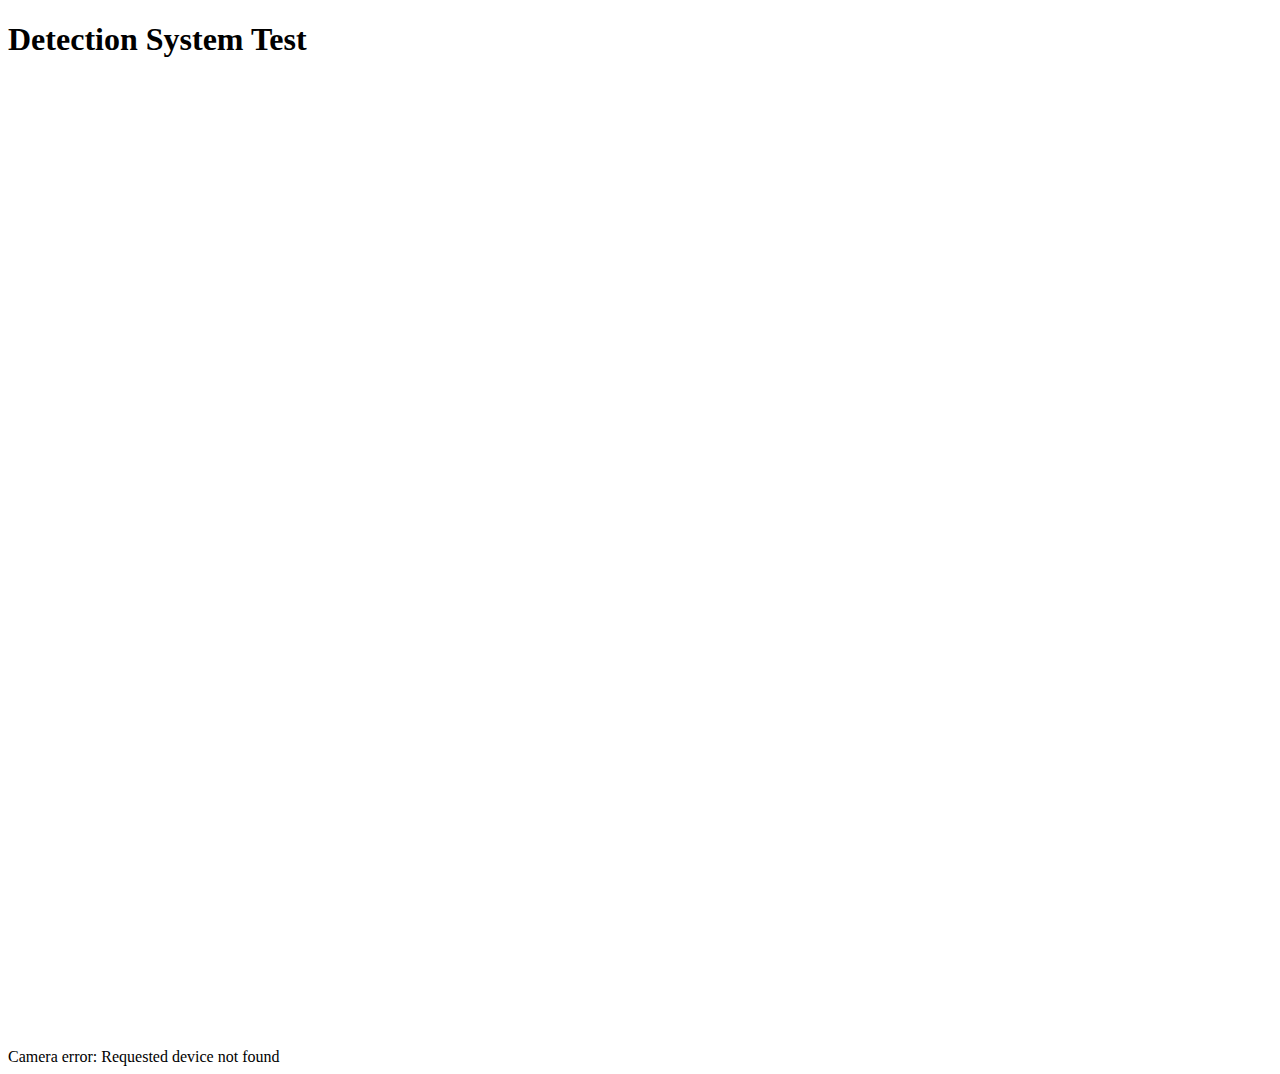
<file: test_detection.html>
<!DOCTYPE html>
<html>
<head>
    <title>Detection Test</title>
</head>
<body>
    <h1>Detection System Test</h1>
    <video id="video" width="640" height="480" autoplay></video>
    <canvas id="canvas" width="640" height="480"></canvas>
    <div id="status">Initializing...</div>
    <div id="result"></div>

    <script>
        const video = document.getElementById('video');
        const canvas = document.getElementById('canvas');
        const ctx = canvas.getContext('2d');
        const status = document.getElementById('status');
        const result = document.getElementById('result');

        // Start camera
        navigator.mediaDevices.getUserMedia({ video: true })
            .then(stream => {
                video.srcObject = stream;
                status.textContent = 'Camera active. Testing detection...';
                
                // Test detection after 2 seconds
                setTimeout(testDetection, 2000);
            })
            .catch(err => {
                status.textContent = 'Camera error: ' + err.message;
            });

        async function testDetection() {
            try {
                // Capture frame
                ctx.drawImage(video, 0, 0, 640, 480);
                const imageData = canvas.toDataURL('image/jpeg', 0.8);
                
                status.textContent = 'Sending to backend...';
                
                // Send to backend
                const response = await fetch('http://localhost:5000/api/detect', {
                    method: 'POST',
                    headers: { 'Content-Type': 'application/json' },
                    body: JSON.stringify({ image: imageData })
                });
                
                if (!response.ok) {
                    throw new Error('Backend returned: ' + response.status);
                }
                
                const data = await response.json();
                
                status.textContent = '✅ Detection working!';
                result.innerHTML = '<strong>Results:</strong><br>' +
                    'Detections: ' + data.count + '<br>' +
                    'Alert Level: ' + data.alert_level + '<br>' +
                    JSON.stringify(data.detections, null, 2);
                    
            } catch (err) {
                status.textContent = '❌ Error: ' + err.message;
                result.textContent = 'Full error: ' + err.stack;
            }
        }
    </script>
</body>
</html>
</file>
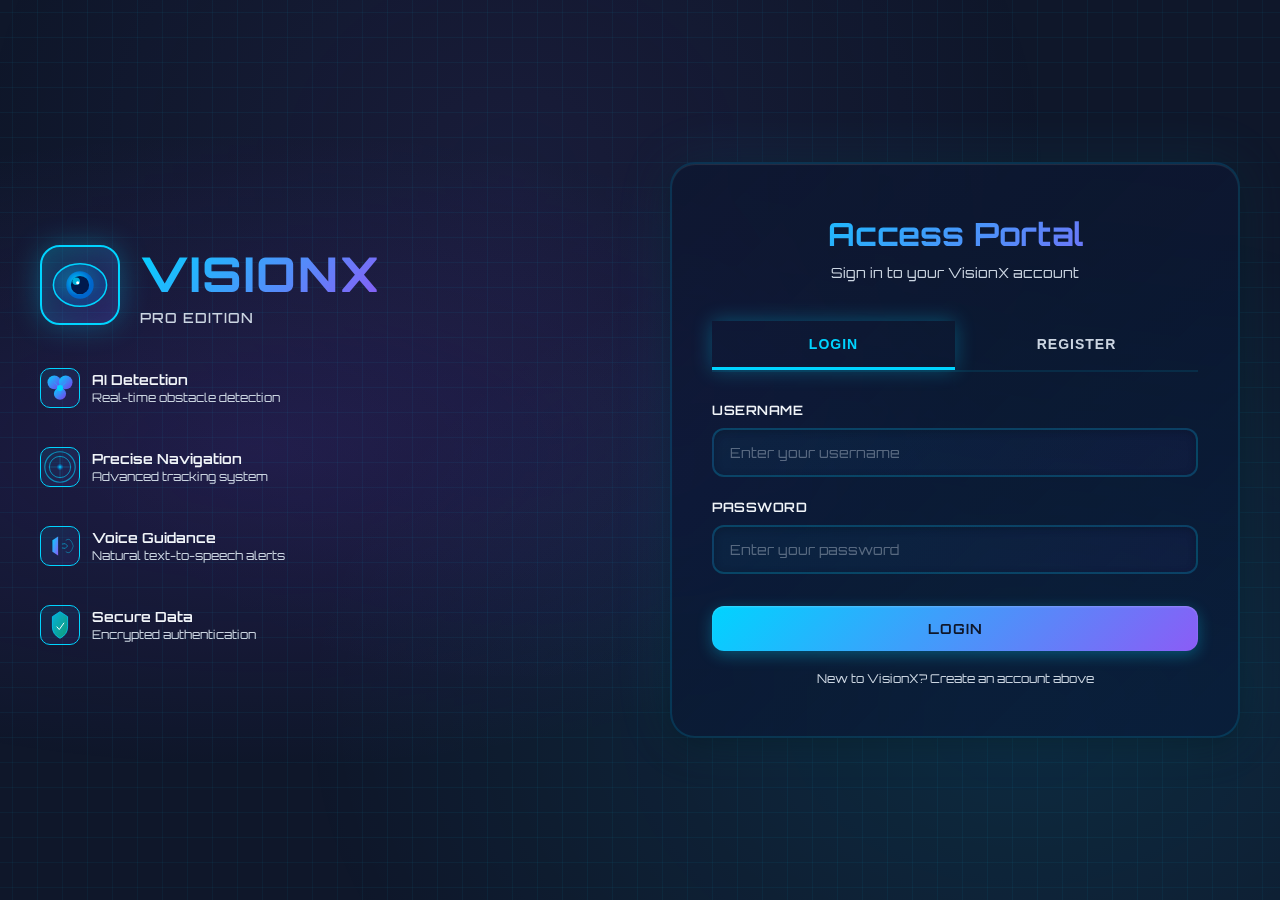
<file: frontend/faces.html>
<!DOCTYPE html>
<html lang="en">
<head>
    <meta charset="UTF-8">
    <meta name="viewport" content="width=device-width, initial-scale=1.0">
    <title>VisionX — Known Faces</title>
    <link rel="icon" type="image/svg+xml" href="data:image/svg+xml,%3Csvg xmlns='http://www.w3.org/2000/svg' viewBox='0 0 32 32'%3E%3Cdefs%3E%3ClinearGradient id='g' x1='0' y1='0' x2='1' y2='1'%3E%3Cstop offset='0%25' stop-color='%2300D4FF'/%3E%3Cstop offset='100%25' stop-color='%237C3AED'/%3E%3C/linearGradient%3E%3C/defs%3E%3Crect width='32' height='32' rx='6' fill='%230F172A'/%3E%3Cpath d='M18 3L6 18h7l-2 11 12-15h-7l2-11z' fill='url(%23g)'/%3E%3C/svg%3E">
    <link rel="preconnect" href="https://fonts.googleapis.com">
    <link rel="preconnect" href="https://fonts.gstatic.com" crossorigin>
    <link href="https://fonts.googleapis.com/css2?family=Orbitron:wght@400;500;600;700;800&family=Inter:wght@300;400;500;600;700&display=swap" rel="stylesheet">
    <style>
        :root {
            --primary: #00D4FF;
            --secondary: #7C3AED;
            --accent: #8B5CF6;
            --dark-bg: #0F172A;
            --card-bg: rgba(15, 23, 42, 0.8);
            --glass-border: rgba(0, 212, 255, 0.15);
            --success: #10B981;
            --danger: #EF4444;
            --warning: #F59E0B;
            --text-primary: #F1F5F9;
            --text-secondary: #CBD5E1;
            --text-muted: #94A3B8;
        }

        * { margin: 0; padding: 0; box-sizing: border-box; }

        body {
            font-family: 'Inter', sans-serif;
            background: var(--dark-bg);
            color: var(--text-primary);
            min-height: 100vh;
            background-image:
                radial-gradient(ellipse at 20% 50%, rgba(0, 212, 255, 0.05) 0%, transparent 50%),
                radial-gradient(ellipse at 80% 20%, rgba(124, 58, 237, 0.05) 0%, transparent 50%);
        }

        /* ===== HEADER ===== */
        .header {
            display: flex;
            align-items: center;
            justify-content: space-between;
            padding: 1rem 2rem;
            background: rgba(15, 23, 42, 0.9);
            backdrop-filter: blur(20px);
            border-bottom: 1px solid var(--glass-border);
            position: sticky;
            top: 0;
            z-index: 100;
        }

        .header-left {
            display: flex;
            align-items: center;
            gap: 1rem;
        }

        .back-btn {
            display: flex;
            align-items: center;
            gap: 0.5rem;
            padding: 0.5rem 1rem;
            background: rgba(0, 212, 255, 0.1);
            border: 1px solid rgba(0, 212, 255, 0.3);
            border-radius: 10px;
            color: var(--primary);
            font-family: 'Inter', sans-serif;
            font-size: 0.9rem;
            cursor: pointer;
            transition: all 0.3s ease;
            text-decoration: none;
        }

        .back-btn:hover {
            background: rgba(0, 212, 255, 0.2);
            border-color: var(--primary);
            transform: translateX(-3px);
        }

        .page-title {
            font-family: 'Orbitron', sans-serif;
            font-size: 1.3rem;
            font-weight: 700;
            background: linear-gradient(135deg, var(--primary), var(--accent));
            -webkit-background-clip: text;
            -webkit-text-fill-color: transparent;
        }

        .face-icon {
            width: 2.5rem;
            height: 2.5rem;
            background: linear-gradient(135deg, rgba(0, 212, 255, 0.15), rgba(124, 58, 237, 0.15));
            border-radius: 10px;
            border: 2px solid rgba(0, 212, 255, 0.3);
            display: flex;
            align-items: center;
            justify-content: center;
        }

        .face-icon svg {
            color: var(--primary);
            filter: drop-shadow(0 0 4px rgba(0, 212, 255, 0.5));
        }

        /* ===== MAIN ===== */
        .main {
            max-width: 900px;
            margin: 0 auto;
            padding: 2rem;
        }

        /* ===== ADD PERSON CARD ===== */
        .add-card {
            background: var(--card-bg);
            backdrop-filter: blur(20px);
            border: 1px solid var(--glass-border);
            border-radius: 16px;
            padding: 1.5rem;
            margin-bottom: 2rem;
        }

        .add-card h2 {
            font-family: 'Orbitron', sans-serif;
            font-size: 1rem;
            font-weight: 600;
            color: var(--primary);
            margin-bottom: 1rem;
            display: flex;
            align-items: center;
            gap: 0.5rem;
        }

        .add-form {
            display: flex;
            flex-direction: column;
            gap: 1rem;
        }

        .form-row {
            display: flex;
            gap: 1rem;
            align-items: flex-end;
        }

        .form-group {
            flex: 1;
            display: flex;
            flex-direction: column;
            gap: 0.4rem;
        }

        .form-group label {
            font-size: 0.8rem;
            color: var(--text-muted);
            text-transform: uppercase;
            letter-spacing: 0.5px;
        }

        .form-group input[type="text"] {
            padding: 0.7rem 1rem;
            background: rgba(15, 23, 42, 0.6);
            border: 1px solid rgba(0, 212, 255, 0.2);
            border-radius: 10px;
            color: var(--text-primary);
            font-family: 'Inter', sans-serif;
            font-size: 0.95rem;
            outline: none;
            transition: all 0.3s ease;
        }

        .form-group input[type="text"]:focus {
            border-color: var(--primary);
            box-shadow: 0 0 12px rgba(0, 212, 255, 0.2);
        }

        /* Photo upload area */
        .photo-upload {
            display: flex;
            align-items: center;
            gap: 1rem;
        }

        .photo-preview {
            width: 80px;
            height: 80px;
            border-radius: 50%;
            border: 2px dashed rgba(0, 212, 255, 0.3);
            background: rgba(15, 23, 42, 0.6);
            display: flex;
            align-items: center;
            justify-content: center;
            overflow: hidden;
            flex-shrink: 0;
            transition: all 0.3s ease;
        }

        .photo-preview.has-photo {
            border-style: solid;
            border-color: var(--success);
        }

        .photo-preview img {
            width: 100%;
            height: 100%;
            object-fit: cover;
        }

        .photo-preview svg {
            color: var(--text-muted);
        }

        .photo-buttons {
            display: flex;
            flex-direction: column;
            gap: 0.5rem;
        }

        .photo-btn {
            padding: 0.5rem 1rem;
            border-radius: 8px;
            border: 1px solid rgba(0, 212, 255, 0.3);
            background: rgba(0, 212, 255, 0.1);
            color: var(--primary);
            font-size: 0.8rem;
            font-family: 'Inter', sans-serif;
            cursor: pointer;
            transition: all 0.3s ease;
            display: flex;
            align-items: center;
            gap: 0.4rem;
        }

        .photo-btn:hover {
            background: rgba(0, 212, 255, 0.2);
            border-color: var(--primary);
        }

        .photo-btn.capture-btn {
            border-color: rgba(124, 58, 237, 0.4);
            background: rgba(124, 58, 237, 0.1);
            color: var(--accent);
        }

        .photo-btn.capture-btn:hover {
            background: rgba(124, 58, 237, 0.2);
        }

        input[type="file"] { display: none; }

        .save-btn {
            padding: 0.7rem 2rem;
            border-radius: 10px;
            border: none;
            background: linear-gradient(135deg, var(--primary), var(--secondary));
            color: #fff;
            font-family: 'Orbitron', sans-serif;
            font-size: 0.85rem;
            font-weight: 600;
            cursor: pointer;
            transition: all 0.3s ease;
            letter-spacing: 1px;
            align-self: flex-end;
        }

        .save-btn:hover {
            transform: translateY(-2px);
            box-shadow: 0 6px 20px rgba(0, 212, 255, 0.4);
        }

        .save-btn:disabled {
            opacity: 0.5;
            cursor: not-allowed;
            transform: none;
        }

        /* Camera capture modal */
        .camera-modal {
            display: none;
            position: fixed;
            inset: 0;
            background: rgba(0, 0, 0, 0.85);
            z-index: 1000;
            align-items: center;
            justify-content: center;
        }

        .camera-modal.active { display: flex; }

        .camera-box {
            background: var(--card-bg);
            border: 1px solid var(--glass-border);
            border-radius: 16px;
            padding: 1.5rem;
            max-width: 500px;
            width: 90%;
            text-align: center;
        }

        .camera-box video {
            width: 100%;
            border-radius: 10px;
            margin-bottom: 1rem;
            background: #000;
        }

        .camera-box canvas { display: none; }

        .camera-actions {
            display: flex;
            gap: 1rem;
            justify-content: center;
        }

        .cam-btn {
            padding: 0.6rem 1.5rem;
            border-radius: 10px;
            border: 1px solid;
            font-family: 'Inter', sans-serif;
            font-size: 0.85rem;
            cursor: pointer;
            transition: all 0.3s ease;
        }

        .cam-snap {
            background: linear-gradient(135deg, var(--primary), var(--secondary));
            border-color: transparent;
            color: #fff;
        }

        .cam-cancel {
            background: transparent;
            border-color: var(--danger);
            color: var(--danger);
        }

        .cam-cancel:hover { background: rgba(239, 68, 68, 0.15); }

        /* ===== PEOPLE GRID ===== */
        .people-section h2 {
            font-family: 'Orbitron', sans-serif;
            font-size: 1rem;
            font-weight: 600;
            color: var(--text-secondary);
            margin-bottom: 1rem;
            display: flex;
            align-items: center;
            gap: 0.5rem;
        }

        .people-count {
            background: rgba(0, 212, 255, 0.15);
            color: var(--primary);
            padding: 0.2rem 0.6rem;
            border-radius: 8px;
            font-size: 0.8rem;
        }

        .people-grid {
            display: grid;
            grid-template-columns: repeat(auto-fill, minmax(200px, 1fr));
            gap: 1rem;
        }

        .person-card {
            background: var(--card-bg);
            backdrop-filter: blur(12px);
            border: 1px solid var(--glass-border);
            border-radius: 14px;
            padding: 1.2rem;
            text-align: center;
            transition: all 0.3s ease;
            position: relative;
        }

        .person-card:hover {
            border-color: rgba(0, 212, 255, 0.4);
            transform: translateY(-4px);
            box-shadow: 0 8px 25px rgba(0, 0, 0, 0.4), 0 0 15px rgba(0, 212, 255, 0.1);
        }

        .person-photo {
            width: 90px;
            height: 90px;
            border-radius: 50%;
            border: 3px solid rgba(0, 212, 255, 0.3);
            margin: 0 auto 0.8rem;
            overflow: hidden;
            background: rgba(15, 23, 42, 0.6);
        }

        .person-photo img {
            width: 100%;
            height: 100%;
            object-fit: cover;
        }

        .person-name {
            font-size: 1rem;
            font-weight: 600;
            color: var(--text-primary);
            margin-bottom: 0.3rem;
        }

        .person-date {
            font-size: 0.7rem;
            color: var(--text-muted);
            margin-bottom: 0.8rem;
        }

        .delete-btn {
            padding: 0.4rem 1rem;
            border-radius: 8px;
            border: 1px solid rgba(239, 68, 68, 0.3);
            background: rgba(239, 68, 68, 0.1);
            color: var(--danger);
            font-size: 0.75rem;
            font-family: 'Inter', sans-serif;
            cursor: pointer;
            transition: all 0.3s ease;
        }

        .delete-btn:hover {
            background: rgba(239, 68, 68, 0.25);
            border-color: var(--danger);
        }

        /* Empty state */
        .empty-state {
            text-align: center;
            padding: 3rem;
            color: var(--text-muted);
        }

        .empty-state svg {
            opacity: 0.4;
            margin-bottom: 1rem;
        }

        .empty-state p { font-size: 0.95rem; }

        /* Toast notification */
        .toast {
            position: fixed;
            bottom: 2rem;
            left: 50%;
            transform: translateX(-50%) translateY(100px);
            padding: 0.8rem 1.5rem;
            border-radius: 10px;
            font-family: 'Inter', sans-serif;
            font-size: 0.9rem;
            z-index: 2000;
            transition: transform 0.3s ease;
            box-shadow: 0 8px 25px rgba(0, 0, 0, 0.5);
        }

        .toast.show { transform: translateX(-50%) translateY(0); }
        .toast.success { background: var(--success); color: #fff; }
        .toast.error { background: var(--danger); color: #fff; }

        /* Responsive */
        @media (max-width: 600px) {
            .header { padding: 0.8rem 1rem; }
            .main { padding: 1rem; }
            .form-row { flex-direction: column; }
            .people-grid { grid-template-columns: repeat(auto-fill, minmax(150px, 1fr)); }
            .page-title { font-size: 1rem; }
        }
    </style>
</head>
<body>
    <!-- Auth check -->
    <script>
        (function() {
            const token = localStorage.getItem('authToken');
            if (!token) window.location.href = 'login.html';
        })();
    </script>

    <!-- HEADER -->
    <header class="header">
        <div class="header-left">
            <a href="index.html" class="back-btn">
                <svg width="18" height="18" viewBox="0 0 24 24" fill="none" stroke="currentColor" stroke-width="2">
                    <path d="M19 12H5M12 19l-7-7 7-7"/>
                </svg>
                Dashboard
            </a>
            <div class="face-icon">
                <svg width="22" height="22" viewBox="0 0 24 24" fill="none" stroke="currentColor" stroke-width="2">
                    <path d="M20 21v-2a4 4 0 0 0-4-4H8a4 4 0 0 0-4 4v2"/>
                    <circle cx="12" cy="7" r="4"/>
                </svg>
            </div>
            <h1 class="page-title">Known Faces</h1>
        </div>
    </header>

    <!-- MAIN -->
    <main class="main">

        <!-- ADD PERSON -->
        <div class="add-card">
            <h2>
                <svg width="18" height="18" viewBox="0 0 24 24" fill="none" stroke="currentColor" stroke-width="2">
                    <path d="M16 21v-2a4 4 0 0 0-4-4H5a4 4 0 0 0-4 4v2"/>
                    <circle cx="8.5" cy="7" r="4"/>
                    <line x1="20" y1="8" x2="20" y2="14"/>
                    <line x1="23" y1="11" x2="17" y2="11"/>
                </svg>
                Add New Person
            </h2>
            <div class="add-form" id="add-form">
                <div class="form-row">
                    <div class="form-group">
                        <label>Person's Name</label>
                        <input type="text" id="person-name" placeholder="e.g. Mom, Dad, Friend..." autocomplete="off">
                    </div>
                </div>
                <div class="form-row">
                    <div class="photo-upload">
                        <div class="photo-preview" id="photo-preview">
                            <svg width="32" height="32" viewBox="0 0 24 24" fill="none" stroke="currentColor" stroke-width="1.5">
                                <rect x="3" y="3" width="18" height="18" rx="2" ry="2"/>
                                <circle cx="8.5" cy="8.5" r="1.5"/>
                                <path d="M21 15l-5-5L5 21"/>
                            </svg>
                        </div>
                        <div class="photo-buttons">
                            <button class="photo-btn" id="upload-btn" onclick="document.getElementById('file-input').click()">
                                <svg width="14" height="14" viewBox="0 0 24 24" fill="none" stroke="currentColor" stroke-width="2">
                                    <path d="M21 15v4a2 2 0 0 1-2 2H5a2 2 0 0 1-2-2v-4"/>
                                    <polyline points="17 8 12 3 7 8"/>
                                    <line x1="12" y1="3" x2="12" y2="15"/>
                                </svg>
                                Upload Photo
                            </button>
                            <button class="photo-btn capture-btn" id="capture-btn">
                                <svg width="14" height="14" viewBox="0 0 24 24" fill="none" stroke="currentColor" stroke-width="2">
                                    <path d="M23 19a2 2 0 0 1-2 2H3a2 2 0 0 1-2-2V8a2 2 0 0 1 2-2h4l2-3h6l2 3h4a2 2 0 0 1 2 2z"/>
                                    <circle cx="12" cy="13" r="4"/>
                                </svg>
                                Take Photo
                            </button>
                            <input type="file" id="file-input" accept="image/*">
                        </div>
                    </div>
                </div>
                <button class="save-btn" id="save-btn" disabled>SAVE PERSON</button>
            </div>
        </div>

        <!-- PEOPLE LIST -->
        <div class="people-section">
            <h2>
                Saved People <span class="people-count" id="people-count">0</span>
            </h2>
            <div class="people-grid" id="people-grid">
                <div class="empty-state" id="empty-state">
                    <svg width="64" height="64" viewBox="0 0 24 24" fill="none" stroke="currentColor" stroke-width="1">
                        <path d="M17 21v-2a4 4 0 0 0-4-4H5a4 4 0 0 0-4 4v2"/>
                        <circle cx="9" cy="7" r="4"/>
                        <path d="M23 21v-2a4 4 0 0 0-3-3.87"/>
                        <path d="M16 3.13a4 4 0 0 1 0 7.75"/>
                    </svg>
                    <p>No people saved yet</p>
                    <p style="font-size: 0.8rem; margin-top: 0.5rem;">Add someone above so VisionX can recognize them</p>
                </div>
            </div>
        </div>
    </main>

    <!-- CAMERA MODAL -->
    <div class="camera-modal" id="camera-modal">
        <div class="camera-box">
            <h3 style="margin-bottom: 1rem; font-family: 'Orbitron', sans-serif; font-size: 0.9rem; color: var(--primary);">
                Capture Face Photo
            </h3>
            <video id="cam-video" autoplay playsinline></video>
            <canvas id="cam-canvas"></canvas>
            <div class="camera-actions">
                <button class="cam-btn cam-snap" id="cam-snap">📸 Capture</button>
                <button class="cam-btn cam-cancel" id="cam-cancel">Cancel</button>
            </div>
        </div>
    </div>

    <!-- TOAST -->
    <div class="toast" id="toast"></div>

    <script>
        const API = window.location.origin;
        let selectedPhoto = null; // base64

        // ===== TOAST =====
        function showToast(msg, type = 'success') {
            const t = document.getElementById('toast');
            t.textContent = msg;
            t.className = `toast ${type} show`;
            setTimeout(() => t.classList.remove('show'), 3000);
        }

        // ===== LOAD PEOPLE =====
        async function loadPeople() {
            try {
                const res = await fetch(`${API}/api/faces`);
                const data = await res.json();
                const grid = document.getElementById('people-grid');
                const count = document.getElementById('people-count');
                const empty = document.getElementById('empty-state');

                count.textContent = data.count || 0;

                if (!data.people || data.people.length === 0) {
                    grid.innerHTML = '';
                    grid.appendChild(empty);
                    empty.style.display = 'block';
                    return;
                }

                grid.innerHTML = '';
                data.people.forEach(p => {
                    const card = document.createElement('div');
                    card.className = 'person-card';
                    card.innerHTML = `
                        <div class="person-photo">
                            <img src="${API}/api/faces/photo/${p.id}" alt="${p.name}" onerror="this.src='data:image/svg+xml,<svg xmlns=%22http://www.w3.org/2000/svg%22 viewBox=%220 0 24 24%22 fill=%22%2394A3B8%22><circle cx=%2212%22 cy=%227%22 r=%224%22/><path d=%22M20 21v-2a4 4 0 00-4-4H8a4 4 0 00-4 4v2%22/></svg>'">
                        </div>
                        <div class="person-name">${escapeHtml(p.name)}</div>
                        <div class="person-date">Added: ${p.added || 'Unknown'}</div>
                        <button class="delete-btn" onclick="deletePerson('${p.id}', '${escapeHtml(p.name)}')">Remove</button>
                    `;
                    grid.appendChild(card);
                });
            } catch (e) {
                console.error('Failed to load people:', e);
                showToast('Failed to load people', 'error');
            }
        }

        // ===== ADD PERSON =====
        document.getElementById('save-btn').addEventListener('click', async () => {
            const name = document.getElementById('person-name').value.trim();
            if (!name || !selectedPhoto) return;

            const btn = document.getElementById('save-btn');
            btn.disabled = true;
            btn.textContent = 'SAVING...';

            try {
                const res = await fetch(`${API}/api/faces`, {
                    method: 'POST',
                    headers: { 'Content-Type': 'application/json' },
                    body: JSON.stringify({ name, photo: selectedPhoto })
                });
                const data = await res.json();

                if (data.success) {
                    showToast(`${name} added successfully!`);
                    document.getElementById('person-name').value = '';
                    selectedPhoto = null;
                    document.getElementById('photo-preview').innerHTML = `
                        <svg width="32" height="32" viewBox="0 0 24 24" fill="none" stroke="currentColor" stroke-width="1.5">
                            <rect x="3" y="3" width="18" height="18" rx="2" ry="2"/>
                            <circle cx="8.5" cy="8.5" r="1.5"/>
                            <path d="M21 15l-5-5L5 21"/>
                        </svg>`;
                    document.getElementById('photo-preview').classList.remove('has-photo');
                    btn.disabled = true;
                    loadPeople();
                } else {
                    showToast(data.error || 'Failed to add person', 'error');
                }
            } catch (e) {
                showToast('Error saving person', 'error');
            } finally {
                btn.textContent = 'SAVE PERSON';
                updateSaveBtn();
            }
        });

        // ===== DELETE PERSON =====
        async function deletePerson(id, name) {
            if (!confirm(`Remove ${name}? This cannot be undone.`)) return;

            try {
                const res = await fetch(`${API}/api/faces/${id}`, { method: 'DELETE' });
                const data = await res.json();
                if (data.success) {
                    showToast(`${name} removed`);
                    loadPeople();
                } else {
                    showToast(data.error || 'Failed to remove', 'error');
                }
            } catch (e) {
                showToast('Error removing person', 'error');
            }
        }

        // ===== FILE UPLOAD =====
        document.getElementById('file-input').addEventListener('change', (e) => {
            const file = e.target.files[0];
            if (!file) return;

            const reader = new FileReader();
            reader.onload = (ev) => {
                selectedPhoto = ev.target.result;
                document.getElementById('photo-preview').innerHTML = `<img src="${selectedPhoto}">`;
                document.getElementById('photo-preview').classList.add('has-photo');
                updateSaveBtn();
            };
            reader.readAsDataURL(file);
        });

        // ===== CAMERA CAPTURE =====
        let camStream = null;

        document.getElementById('capture-btn').addEventListener('click', async () => {
            const modal = document.getElementById('camera-modal');
            const video = document.getElementById('cam-video');
            modal.classList.add('active');

            try {
                camStream = await navigator.mediaDevices.getUserMedia({
                    video: { facingMode: 'user', width: 640, height: 480 }
                });
                video.srcObject = camStream;
            } catch (e) {
                showToast('Camera access denied', 'error');
                modal.classList.remove('active');
            }
        });

        document.getElementById('cam-snap').addEventListener('click', () => {
            const video = document.getElementById('cam-video');
            const canvas = document.getElementById('cam-canvas');
            canvas.width = video.videoWidth || 640;
            canvas.height = video.videoHeight || 480;
            canvas.getContext('2d').drawImage(video, 0, 0);
            selectedPhoto = canvas.toDataURL('image/jpeg', 0.9);

            document.getElementById('photo-preview').innerHTML = `<img src="${selectedPhoto}">`;
            document.getElementById('photo-preview').classList.add('has-photo');
            updateSaveBtn();
            closeCamera();
        });

        document.getElementById('cam-cancel').addEventListener('click', closeCamera);

        function closeCamera() {
            if (camStream) {
                camStream.getTracks().forEach(t => t.stop());
                camStream = null;
            }
            document.getElementById('camera-modal').classList.remove('active');
        }

        // ===== HELPERS =====
        function updateSaveBtn() {
            const name = document.getElementById('person-name').value.trim();
            document.getElementById('save-btn').disabled = !(name && selectedPhoto);
        }

        document.getElementById('person-name').addEventListener('input', updateSaveBtn);

        function escapeHtml(text) {
            const d = document.createElement('div');
            d.textContent = text;
            return d.innerHTML;
        }

        // ===== INIT =====
        loadPeople();
    </script>
</body>
</html>
</file>
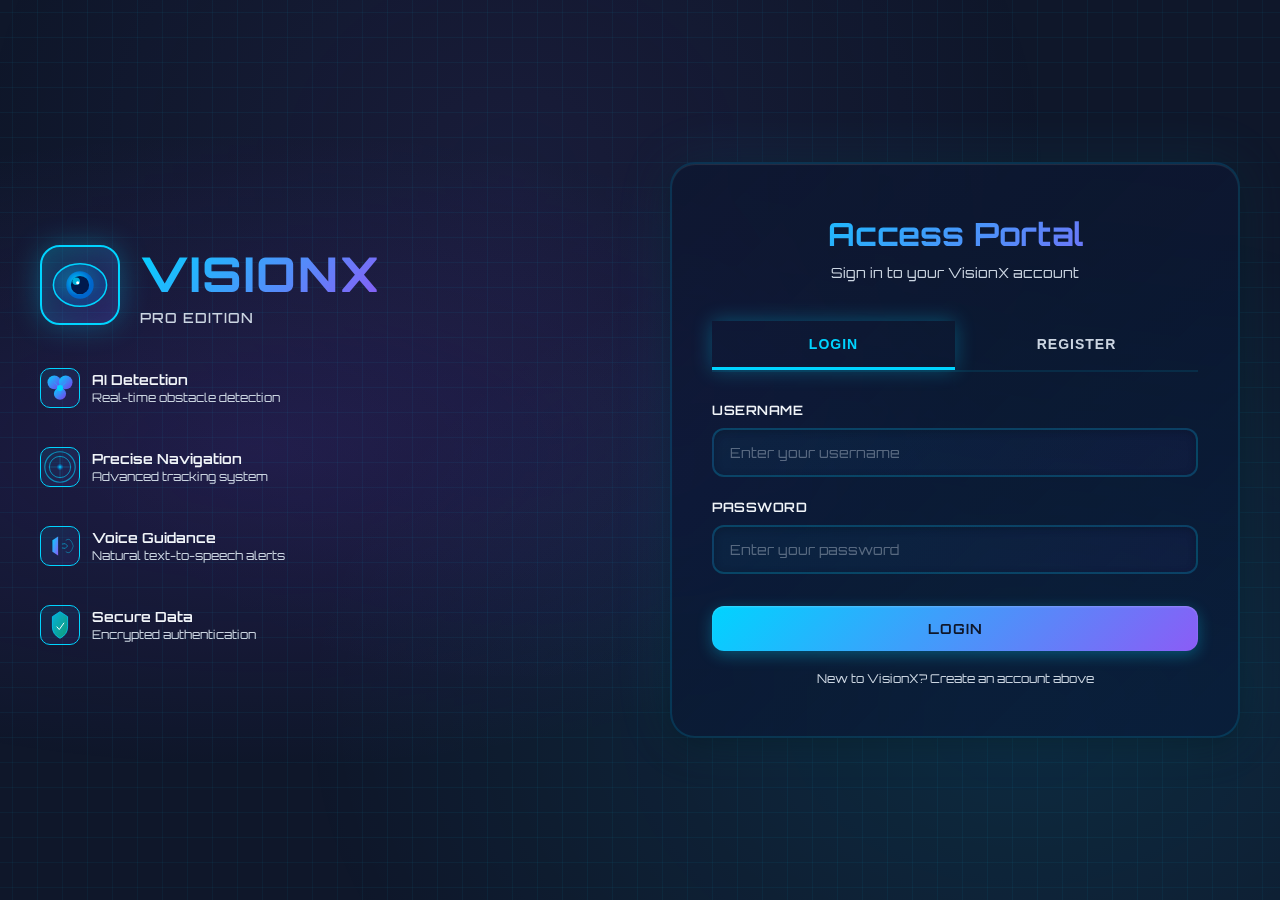
<file: frontend/login.html>
<!DOCTYPE html>
<html lang="en">
<head>
    <meta charset="UTF-8">
    <meta name="viewport" content="width=device-width, initial-scale=1.0">
    <title>VisionX - Blind Obstacle Detection</title>
    <link rel="preconnect" href="https://fonts.googleapis.com">
    <link rel="preconnect" href="https://fonts.gstatic.com" crossorigin>
    <link href="https://fonts.googleapis.com/css2?family=Orbitron:wght@400;500;600;700;800&display=swap" rel="stylesheet">
    <style>
        :root {
            /* Colors */
            --primary: #00D4FF;
            --secondary: #7C3AED;
            --accent: #8B5CF6;
            --dark-bg: #0F172A;
            --card-bg: rgba(15, 23, 42, 0.8);
            --glass-border: rgba(0, 212, 255, 0.15);
            --success: #10B981;
            --danger: #EF4444;
            --text-primary: #F1F5F9;
            --text-secondary: #CBD5E1;
            --font-base: 'Orbitron', -apple-system, BlinkMacSystemFont, sans-serif;
        }

        * {
            margin: 0;
            padding: 0;
            box-sizing: border-box;
        }

        html, body {
            height: 100%;
        }

        body {
            font-family: var(--font-base);
            background: var(--dark-bg);
            color: var(--text-primary);
            overflow: hidden;
            position: relative;
        }

        /* Animated Background */
        .animated-bg {
            position: fixed;
            top: 0;
            left: 0;
            width: 100%;
            height: 100%;
            background: 
                radial-gradient(ellipse at 20% 50%, rgba(124, 58, 237, 0.15) 0%, transparent 50%),
                radial-gradient(ellipse at 80% 80%, rgba(0, 212, 255, 0.1) 0%, transparent 50%),
                radial-gradient(ellipse at 40% 20%, rgba(139, 92, 246, 0.08) 0%, transparent 50%);
            animation: backgroundShift 15s ease-in-out infinite;
            z-index: -2;
            pointer-events: none;
        }

        @keyframes backgroundShift {
            0%, 100% {
                filter: hue-rotate(0deg);
            }
            50% {
                filter: hue-rotate(10deg) brightness(1.1);
            }
        }

        /* Grid Background */
        .grid-bg {
            position: fixed;
            top: 0;
            left: 0;
            width: 100%;
            height: 100%;
            background-image: 
                linear-gradient(0deg, transparent 24%, rgba(0, 212, 255, 0.05) 25%, rgba(0, 212, 255, 0.05) 26%, transparent 27%, transparent 74%, rgba(0, 212, 255, 0.05) 75%, rgba(0, 212, 255, 0.05) 76%, transparent 77%, transparent),
                linear-gradient(90deg, transparent 24%, rgba(0, 212, 255, 0.05) 25%, rgba(0, 212, 255, 0.05) 26%, transparent 27%, transparent 74%, rgba(0, 212, 255, 0.05) 75%, rgba(0, 212, 255, 0.05) 76%, transparent 77%, transparent);
            background-size: 50px 50px;
            z-index: -1;
            pointer-events: none;
            animation: gridScroll 8s linear infinite;
        }

        @keyframes gridScroll {
            0% {
                background-position: 0 0;
            }
            100% {
                background-position: 50px 50px;
            }
        }

        /* Main Container */
        .login-wrapper {
            position: fixed;
            top: 0;
            left: 0;
            width: 100%;
            height: 100%;
            display: flex;
            align-items: center;
            justify-content: center;
            padding: 20px;
            z-index: 1;
        }

        .login-content {
            display: grid;
            grid-template-columns: 1fr 1fr;
            gap: 60px;
            max-width: 1200px;
            width: 100%;
            align-items: center;
        }

        .logo-section {
            display: flex;
            flex-direction: column;
            justify-content: center;
            gap: 30px;
        }

        .logo-display {
            display: flex;
            align-items: center;
            gap: 20px;
            animation: slideInLeft 0.8s ease-out;
        }

        @keyframes slideInLeft {
            from {
                opacity: 0;
                transform: translateX(-50px);
            }
            to {
                opacity: 1;
                transform: translateX(0);
            }
        }

        .logo-icon {
            width: 80px;
            height: 80px;
            background: linear-gradient(135deg, rgba(0, 212, 255, 0.2) 0%, rgba(124, 58, 237, 0.2) 100%);
            border: 2px solid var(--primary);
            border-radius: 20px;
            display: flex;
            align-items: center;
            justify-content: center;
            font-size: 48px;
            box-shadow: 0 0 30px rgba(0, 212, 255, 0.3),
                        inset 0 0 20px rgba(0, 212, 255, 0.1);
            animation: logoGlow 3s ease-in-out infinite;
        }

        @keyframes logoGlow {
            0%, 100% {
                box-shadow: 0 0 30px rgba(0, 212, 255, 0.3),
                           inset 0 0 20px rgba(0, 212, 255, 0.1);
            }
            50% {
                box-shadow: 0 0 50px rgba(0, 212, 255, 0.5),
                           inset 0 0 30px rgba(0, 212, 255, 0.2);
            }
        }

        .logo-text {
            display: flex;
            flex-direction: column;
        }

        .logo-main {
            font-size: 48px;
            font-weight: 800;
            background: linear-gradient(135deg, var(--primary) 0%, var(--accent) 100%);
            -webkit-background-clip: text;
            -webkit-text-fill-color: transparent;
            background-clip: text;
            letter-spacing: 2px;
            text-transform: uppercase;
            margin-bottom: 5px;
        }

        .logo-sub {
            font-size: 14px;
            color: var(--text-secondary);
            letter-spacing: 1px;
            text-transform: uppercase;
            font-weight: 500;
        }

        .feature-list {
            display: flex;
            flex-direction: column;
            gap: 15px;
        }

        .feature-item {
            display: flex;
            align-items: center;
            gap: 12px;
            padding: 12px 0;
            animation: slideInLeft 0.8s ease-out;
            animation-fill-mode: both;
        }

        .feature-item:nth-child(1) { animation-delay: 0.1s; }
        .feature-item:nth-child(2) { animation-delay: 0.2s; }
        .feature-item:nth-child(3) { animation-delay: 0.3s; }
        .feature-item:nth-child(4) { animation-delay: 0.4s; }

        .feature-icon {
            width: 40px;
            height: 40px;
            border-radius: 10px;
            background: linear-gradient(135deg, rgba(0, 212, 255, 0.1) 0%, rgba(124, 58, 237, 0.1) 100%);
            border: 1px solid var(--primary);
            display: flex;
            align-items: center;
            justify-content: center;
            font-size: 20px;
            flex-shrink: 0;
        }

        .feature-text {
            display: flex;
            flex-direction: column;
            gap: 2px;
        }

        .feature-title {
            font-weight: 600;
            color: var(--text-primary);
            font-size: 14px;
        }

        .feature-desc {
            font-size: 12px;
            color: var(--text-secondary);
        }

        /* Form Container */
        .login-container {
            background: linear-gradient(135deg, var(--card-bg) 0%, rgba(15, 23, 42, 0.6) 100%);
            backdrop-filter: blur(40px) saturate(200%);
            border: 2px solid var(--glass-border);
            border-radius: 25px;
            padding: 50px 40px;
            box-shadow: 
                0 8px 32px rgba(0, 0, 0, 0.3),
                0 0 60px rgba(0, 212, 255, 0.1),
                inset 0 1px 1px rgba(255, 255, 255, 0.1);
            animation: slideInRight 0.8s ease-out;
        }

        @keyframes slideInRight {
            from {
                opacity: 0;
                transform: translateX(50px);
            }
            to {
                opacity: 1;
                transform: translateX(0);
            }
        }

        .form-header {
            margin-bottom: 40px;
            text-align: center;
        }

        .form-title {
            font-size: 32px;
            font-weight: 700;
            margin-bottom: 10px;
            background: linear-gradient(135deg, var(--primary) 0%, var(--accent) 100%);
            -webkit-background-clip: text;
            -webkit-text-fill-color: transparent;
            background-clip: text;
        }

        .form-subtitle {
            font-size: 14px;
            color: var(--text-secondary);
        }

        .tabs {
            display: flex;
            gap: 0;
            margin-bottom: 30px;
            border-bottom: 2px solid rgba(0, 212, 255, 0.1);
        }

        .tab-button {
            flex: 1;
            padding: 15px;
            background: none;
            border: none;
            cursor: pointer;
            font-size: 14px;
            font-weight: 600;
            color: var(--text-secondary);
            border-bottom: 3px solid transparent;
            transition: all 0.3s cubic-bezier(0.4, 0, 0.2, 1);
            text-transform: uppercase;
            letter-spacing: 1px;
        }

        .tab-button.active {
            color: var(--primary);
            border-bottom-color: var(--primary);
            box-shadow: 0 0 20px rgba(0, 212, 255, 0.3);
        }

        .tab-button:hover:not(.active) {
            color: var(--primary);
            opacity: 0.7;
        }

        .tab-content {
            display: none;
        }

        .tab-content.active {
            display: block;
            animation: fadeIn 0.3s ease-out;
        }

        @keyframes fadeIn {
            from {
                opacity: 0;
                transform: translateY(10px);
            }
            to {
                opacity: 1;
                transform: translateY(0);
            }
        }

        .form-group {
            margin-bottom: 22px;
        }

        .form-group label {
            display: block;
            margin-bottom: 10px;
            color: var(--text-primary);
            font-weight: 600;
            font-size: 13px;
            text-transform: uppercase;
            letter-spacing: 0.5px;
        }

        .form-group input {
            width: 100%;
            padding: 14px 16px;
            border: 2px solid rgba(0, 212, 255, 0.2);
            border-radius: 12px;
            background: linear-gradient(135deg, rgba(0, 212, 255, 0.05) 0%, rgba(124, 58, 237, 0.05) 100%);
            font-size: 14px;
            font-family: var(--font-base);
            color: var(--text-primary);
            transition: all 0.3s cubic-bezier(0.4, 0, 0.2, 1);
            box-shadow: inset 0 2px 8px rgba(0, 0, 0, 0.2);
        }

        .form-group input:focus {
            outline: none;
            border-color: var(--primary);
            background: linear-gradient(135deg, rgba(0, 212, 255, 0.1) 0%, rgba(124, 58, 237, 0.1) 100%);
            box-shadow: 
                inset 0 2px 8px rgba(0, 0, 0, 0.2),
                0 0 20px rgba(0, 212, 255, 0.3);
        }

        .form-group input::placeholder {
            color: rgba(203, 213, 225, 0.4);
        }

        .submit-button {
            width: 100%;
            padding: 14px;
            background: linear-gradient(135deg, var(--primary) 0%, var(--accent) 100%);
            color: var(--dark-bg);
            border: none;
            border-radius: 12px;
            font-size: 14px;
            font-weight: 700;
            cursor: pointer;
            text-transform: uppercase;
            letter-spacing: 1px;
            transition: all 0.3s cubic-bezier(0.4, 0, 0.2, 1);
            box-shadow: 
                0 4px 15px rgba(0, 212, 255, 0.3),
                inset 0 1px 2px rgba(255, 255, 255, 0.2);
            margin-top: 10px;
            font-family: var(--font-base);
        }

        .submit-button:hover {
            transform: translateY(-2px);
            box-shadow: 
                0 8px 25px rgba(0, 212, 255, 0.5),
                inset 0 1px 2px rgba(255, 255, 255, 0.2);
        }

        .submit-button:active {
            transform: translateY(0);
        }

        .message {
            margin-top: 15px;
            padding: 14px 16px;
            border-radius: 10px;
            font-size: 13px;
            display: none;
            border: 2px solid;
            animation: slideDown 0.3s ease-out;
        }

        @keyframes slideDown {
            from {
                opacity: 0;
                transform: translateY(-10px);
            }
            to {
                opacity: 1;
                transform: translateY(0);
            }
        }

        .message.error {
            background: rgba(239, 68, 68, 0.1);
            color: #FCA5A5;
            border-color: rgba(239, 68, 68, 0.3);
            display: block;
        }

        .message.success {
            background: rgba(16, 185, 129, 0.1);
            color: #86EFAC;
            border-color: rgba(16, 185, 129, 0.3);
            display: block;
        }

        .loading {
            display: none;
            text-align: center;
            margin-top: 15px;
        }

        .spinner {
            width: 20px;
            height: 20px;
            border: 3px solid rgba(0, 212, 255, 0.2);
            border-top: 3px solid var(--primary);
            border-radius: 50%;
            animation: spin 1s linear infinite;
            display: inline-block;
        }

        @keyframes spin {
            to { transform: rotate(360deg); }
        }

        .spinner-text {
            display: inline-block;
            margin-left: 12px;
            color: var(--primary);
            font-size: 13px;
            font-weight: 600;
        }

        .info-text {
            color: var(--text-secondary);
            font-size: 12px;
            margin-top: 20px;
            text-align: center;
        }

        .requirements {
            background: rgba(0, 212, 255, 0.05);
            padding: 16px;
            border-radius: 10px;
            font-size: 12px;
            color: var(--text-secondary);
            margin-top: 12px;
            border: 1px solid rgba(0, 212, 255, 0.1);
        }

        .requirements strong {
            color: var(--primary);
            display: block;
            margin-bottom: 8px;
        }

        .requirements ul {
            margin-left: 20px;
            margin-top: 6px;
        }

        .requirements li {
            margin: 4px 0;
            color: var(--text-secondary);
        }

        /* Responsive */
        @media (max-width: 1024px) {
            .login-content {
                grid-template-columns: 1fr;
                gap: 40px;
            }

            .logo-section {
                text-align: center;
            }

            .logo-display {
                justify-content: center;
            }

            .feature-list {
                max-width: 400px;
                margin: 0 auto;
            }
        }

        @media (max-width: 768px) {
            .login-wrapper {
                padding: 15px;
            }

            .login-container {
                padding: 35px 25px;
            }

            .logo-main {
                font-size: 36px;
            }

            .logo-icon {
                width: 60px;
                height: 60px;
                font-size: 36px;
            }

            .form-title {
                font-size: 24px;
            }

            .tab-button {
                font-size: 12px;
                padding: 12px;
            }
        }

        @media (max-width: 480px) {
            .login-content {
                gap: 30px;
            }

            .logo-main {
                font-size: 28px;
            }

            .logo-section {
                gap: 20px;
            }

            .feature-list {
                max-width: 100%;
            }

            .login-container {
                padding: 25px 20px;
            }

            .form-group {
                margin-bottom: 18px;
            }
        }
    </style>
</head>
<body>
    <!-- Animated Background -->
    <div class="animated-bg"></div>
    <div class="grid-bg"></div>

    <div class="login-wrapper">
        <div class="login-content">
            <!-- Logo Section -->
            <div class="logo-section">
                <div class="logo-display">
                    <div class="logo-icon">
                        <svg viewBox="0 0 100 100" width="100%" height="100%">
                            <!-- 3D Eye Icon -->
                            <defs>
                                <radialGradient id="eyeGlow" cx="40%" cy="40%">
                                    <stop offset="0%" style="stop-color:#00D4FF;stop-opacity:1" />
                                    <stop offset="100%" style="stop-color:#0066CC;stop-opacity:1" />
                                </radialGradient>
                            </defs>
                            <!-- Outer eye white -->
                            <ellipse cx="50" cy="50" rx="35" ry="28" fill="url(#eyeGlow)" opacity="0.3"/>
                            <!-- Eye outline -->
                            <ellipse cx="50" cy="50" rx="35" ry="28" fill="none" stroke="#00D4FF" stroke-width="2"/>
                            <!-- Iris -->
                            <circle cx="50" cy="50" r="18" fill="url(#eyeGlow)"/>
                            <!-- Pupil with glow -->
                            <circle cx="50" cy="50" r="12" fill="#001a4d"/>
                            <!-- Highlight for 3D effect -->
                            <circle cx="45" cy="45" r="5" fill="#00D4FF" opacity="0.8"/>
                            <circle cx="47" cy="47" r="2" fill="#FFFFFF"/>
                        </svg>
                    </div>
                    <div class="logo-text">
                        <div class="logo-main">VisionX</div>
                        <div class="logo-sub">Pro Edition</div>
                    </div>
                </div>

                <div class="feature-list">
                    <div class="feature-item">
                        <div class="feature-icon">
                            <svg viewBox="0 0 100 100" width="100%" height="100%">
                                <!-- 3D Brain/AI Icon -->
                                <defs>
                                    <linearGradient id="brainGrad" x1="0%" y1="0%" x2="100%" y2="100%">
                                        <stop offset="0%" style="stop-color:#00D4FF;stop-opacity:1" />
                                        <stop offset="100%" style="stop-color:#7C3AED;stop-opacity:1" />
                                    </linearGradient>
                                </defs>
                                <!-- Main brain lobes -->
                                <circle cx="35" cy="35" r="18" fill="url(#brainGrad)"/>
                                <circle cx="65" cy="35" r="18" fill="url(#brainGrad)"/>
                                <circle cx="50" cy="65" r="16" fill="url(#brainGrad)"/>
                                <!-- Connecting nodes -->
                                <circle cx="50" cy="50" r="8" fill="#00D4FF"/>
                                <!-- Circuit lines -->
                                <line x1="35" y1="35" x2="50" y2="50" stroke="#00D4FF" stroke-width="2" opacity="0.5"/>
                                <line x1="65" y1="35" x2="50" y2="50" stroke="#00D4FF" stroke-width="2" opacity="0.5"/>
                                <line x1="50" y1="50" x2="50" y2="65" stroke="#00D4FF" stroke-width="2" opacity="0.5"/>
                            </svg>
                        </div>
                        <div class="feature-text">
                            <div class="feature-title">AI Detection</div>
                            <div class="feature-desc">Real-time obstacle detection</div>
                        </div>
                    </div>
                    <div class="feature-item">
                        <div class="feature-icon">
                            <svg viewBox="0 0 100 100" width="100%" height="100%">
                                <!-- 3D Target Icon -->
                                <defs>
                                    <radialGradient id="targetGrad" cx="50%" cy="50%">
                                        <stop offset="0%" style="stop-color:#00D4FF;stop-opacity:1" />
                                        <stop offset="100%" style="stop-color:#0066CC;stop-opacity:0.3" />
                                    </radialGradient>
                                </defs>
                                <!-- Outer rings -->
                                <circle cx="50" cy="50" r="40" fill="none" stroke="#00D4FF" stroke-width="3" opacity="0.6"/>
                                <circle cx="50" cy="50" r="28" fill="none" stroke="#00D4FF" stroke-width="2" opacity="0.8"/>
                                <!-- Center dot -->
                                <circle cx="50" cy="50" r="8" fill="url(#targetGrad)"/>
                                <!-- Cross lines -->
                                <line x1="50" y1="20" x2="50" y2="80" stroke="#00D4FF" stroke-width="1.5" opacity="0.4"/>
                                <line x1="20" y1="50" x2="80" y2="50" stroke="#00D4FF" stroke-width="1.5" opacity="0.4"/>
                            </svg>
                        </div>
                        <div class="feature-text">
                            <div class="feature-title">Precise Navigation</div>
                            <div class="feature-desc">Advanced tracking system</div>
                        </div>
                    </div>
                    <div class="feature-item">
                        <div class="feature-icon">
                            <svg viewBox="0 0 100 100" width="100%" height="100%">
                                <!-- 3D Speaker Icon -->
                                <defs>
                                    <linearGradient id="speakerGrad" x1="0%" y1="0%" x2="100%" y2="100%">
                                        <stop offset="0%" style="stop-color:#00D4FF;stop-opacity:1" />
                                        <stop offset="100%" style="stop-color:#8B5CF6;stop-opacity:1" />
                                    </linearGradient>
                                </defs>
                                <!-- Speaker cone -->
                                <path d="M 30 35 L 45 25 L 45 75 L 30 65 Z" fill="url(#speakerGrad)"/>
                                <!-- Sound waves -->
                                <path d="M 55 45 Q 65 40 70 50 Q 65 60 55 55" fill="none" stroke="#00D4FF" stroke-width="2" opacity="0.7"/>
                                <path d="M 65 35 Q 78 25 85 50 Q 78 75 65 65" fill="none" stroke="#00D4FF" stroke-width="2" opacity="0.5"/>
                            </svg>
                        </div>
                        <div class="feature-text">
                            <div class="feature-title">Voice Guidance</div>
                            <div class="feature-desc">Natural text-to-speech alerts</div>
                        </div>
                    </div>
                    <div class="feature-item">
                        <div class="feature-icon">
                            <svg viewBox="0 0 100 100" width="100%" height="100%">
                                <!-- 3D Shield Icon -->
                                <defs>
                                    <linearGradient id="shieldGrad" x1="0%" y1="0%" x2="100%" y2="100%">
                                        <stop offset="0%" style="stop-color:#00D4FF;stop-opacity:1" />
                                        <stop offset="100%" style="stop-color:#10B981;stop-opacity:1" />
                                    </linearGradient>
                                </defs>
                                <!-- Shield shape -->
                                <path d="M 50 15 L 70 28 L 70 55 Q 70 75 50 85 Q 30 75 30 55 L 30 28 Z" fill="url(#shieldGrad)" opacity="0.8"/>
                                <!-- Shield border -->
                                <path d="M 50 15 L 70 28 L 70 55 Q 70 75 50 85 Q 30 75 30 55 L 30 28 Z" fill="none" stroke="#00D4FF" stroke-width="2"/>
                                <!-- Checkmark inside -->
                                <path d="M 42 55 L 48 62 L 60 45" fill="none" stroke="#FFFFFF" stroke-width="2.5" stroke-linecap="round"/>
                            </svg>
                        </div>
                        <div class="feature-text">
                            <div class="feature-title">Secure Data</div>
                            <div class="feature-desc">Encrypted authentication</div>
                        </div>
                    </div>
                </div>
            </div>

            <!-- Login Form -->
            <div class="login-container">
                <div class="form-header">
                    <div class="form-title">Access Portal</div>
                    <div class="form-subtitle">Sign in to your VisionX account</div>
                </div>

                <div class="tabs">
                    <button class="tab-button active" onclick="switchTab('login')">Login</button>
                    <button class="tab-button" onclick="switchTab('register')">Register</button>
                </div>

                <!-- LOGIN TAB -->
                <div id="login" class="tab-content active">
                    <form id="loginForm" onsubmit="handleLogin(event)">
                        <div class="form-group">
                            <label for="loginUsername">Username</label>
                            <input type="text" id="loginUsername" placeholder="Enter your username" required>
                        </div>
                        <div class="form-group">
                            <label for="loginPassword">Password</label>
                            <input type="password" id="loginPassword" placeholder="Enter your password" required>
                        </div>
                        <button type="submit" class="submit-button">Login</button>
                        <div class="loading" id="loginLoading">
                            <div class="spinner"></div>
                            <span class="spinner-text">Authenticating...</span>
                        </div>
                        <div class="message" id="loginMessage"></div>
                    </form>
                    <p class="info-text">New to VisionX? Create an account above</p>
                </div>

                <!-- REGISTER TAB -->
                <div id="register" class="tab-content">
                    <form id="registerForm" onsubmit="handleRegister(event)">
                        <div class="form-group">
                            <label for="registerUsername">Username</label>
                            <input type="text" id="registerUsername" placeholder="Choose a username (3+ chars)" required minlength="3">
                        </div>
                        <div class="form-group">
                            <label for="registerEmail">Email (Optional)</label>
                            <input type="email" id="registerEmail" placeholder="your@email.com">
                        </div>
                        <div class="form-group">
                            <label for="registerPassword">Password</label>
                            <input type="password" id="registerPassword" placeholder="Create a strong password (6+ chars)" required minlength="6">
                        </div>
                        <div class="form-group">
                            <label for="registerPasswordConfirm">Confirm Password</label>
                            <input type="password" id="registerPasswordConfirm" placeholder="Confirm your password" required>
                        </div>
                        <div class="requirements">
                            <strong>Requirements:</strong>
                            <ul>
                                <li>✓ Minimum 3 characters for username</li>
                                <li>✓ Minimum 6 characters for password</li>
                                <li>✓ Mix of letters and numbers recommended</li>
                            </ul>
                        </div>
                        <button type="submit" class="submit-button">Create Account</button>
                        <div class="loading" id="registerLoading">
                            <div class="spinner"></div>
                            <span class="spinner-text">Creating account...</span>
                        </div>
                        <div class="message" id="registerMessage"></div>
                    </form>
                </div>
            </div>
        </div>
    </div>

    <script>
        const CONFIG = {
            API_BASE: window.location.origin
        };

        function switchTab(tabName) {
            document.querySelectorAll('.tab-content').forEach(tab => {
                tab.classList.remove('active');
            });
            document.querySelectorAll('.tab-button').forEach(btn => {
                btn.classList.remove('active');
            });

            document.getElementById(tabName).classList.add('active');
            event.target.classList.add('active');

            document.getElementById('loginMessage').classList.remove('error', 'success');
            document.getElementById('registerMessage').classList.remove('error', 'success');
        }

        async function handleLogin(event) {
            event.preventDefault();
            
            const username = document.getElementById('loginUsername').value.trim();
            const password = document.getElementById('loginPassword').value;
            const messageEl = document.getElementById('loginMessage');
            const loadingEl = document.getElementById('loginLoading');

            if (!username || !password) {
                showMessage(messageEl, 'Please enter username and password', 'error');
                return;
            }

            loadingEl.style.display = 'flex';
            messageEl.innerHTML = '';

            try {
                const response = await fetch(`${CONFIG.API_BASE}/api/login`, {
                    method: 'POST',
                    headers: { 'Content-Type': 'application/json' },
                    body: JSON.stringify({ username, password })
                });

                const data = await response.json();

                if (response.ok && data.success) {
                    showMessage(messageEl, 'Login successful! Redirecting...', 'success');
                    localStorage.setItem('authToken', data.token);
                    localStorage.setItem('username', username);
                    setTimeout(() => {
                        window.location.href = 'index.html';
                    }, 500);
                } else {
                    showMessage(messageEl, data.message || 'Login failed', 'error');
                }
            } catch (err) {
                showMessage(messageEl, 'Connection error: ' + err.message, 'error');
            } finally {
                loadingEl.style.display = 'none';
            }
        }

        async function handleRegister(event) {
            event.preventDefault();
            
            const username = document.getElementById('registerUsername').value.trim();
            const email = document.getElementById('registerEmail').value.trim();
            const password = document.getElementById('registerPassword').value;
            const passwordConfirm = document.getElementById('registerPasswordConfirm').value;
            const messageEl = document.getElementById('registerMessage');
            const loadingEl = document.getElementById('registerLoading');

            if (username.length < 3) {
                showMessage(messageEl, 'Username must be at least 3 characters', 'error');
                return;
            }

            if (password.length < 6) {
                showMessage(messageEl, 'Password must be at least 6 characters', 'error');
                return;
            }

            if (password !== passwordConfirm) {
                showMessage(messageEl, 'Passwords do not match', 'error');
                return;
            }

            loadingEl.style.display = 'flex';
            messageEl.innerHTML = '';

            try {
                const response = await fetch(`${CONFIG.API_BASE}/api/register`, {
                    method: 'POST',
                    headers: { 'Content-Type': 'application/json' },
                    body: JSON.stringify({ username, email: email || null, password })
                });

                const data = await response.json();

                if (response.ok && data.success) {
                    showMessage(messageEl, 'Account created! Logging in...', 'success');
                    document.getElementById('registerForm').reset();
                    
                    setTimeout(() => {
                        document.getElementById('loginUsername').value = username;
                        document.getElementById('loginPassword').value = password;
                        handleLogin(new Event('submit'));
                    }, 500);
                } else {
                    showMessage(messageEl, data.message || 'Registration failed', 'error');
                }
            } catch (err) {
                showMessage(messageEl, 'Connection error: ' + err.message, 'error');
            } finally {
                loadingEl.style.display = 'none';
            }
        }

        function showMessage(element, message, type) {
            element.textContent = message;
            element.className = `message ${type}`;
        }

        window.addEventListener('DOMContentLoaded', () => {
            const token = localStorage.getItem('authToken');
            if (token) {
                fetch(`${CONFIG.API_BASE}/api/verify-token`, {
                    headers: { 'Authorization': `Bearer ${token}` }
                })
                .then(r => r.ok && (window.location.href = 'index.html'))
                .catch(() => localStorage.removeItem('authToken'));
            }
        });
    </script>
</body>
</html>
</file>
